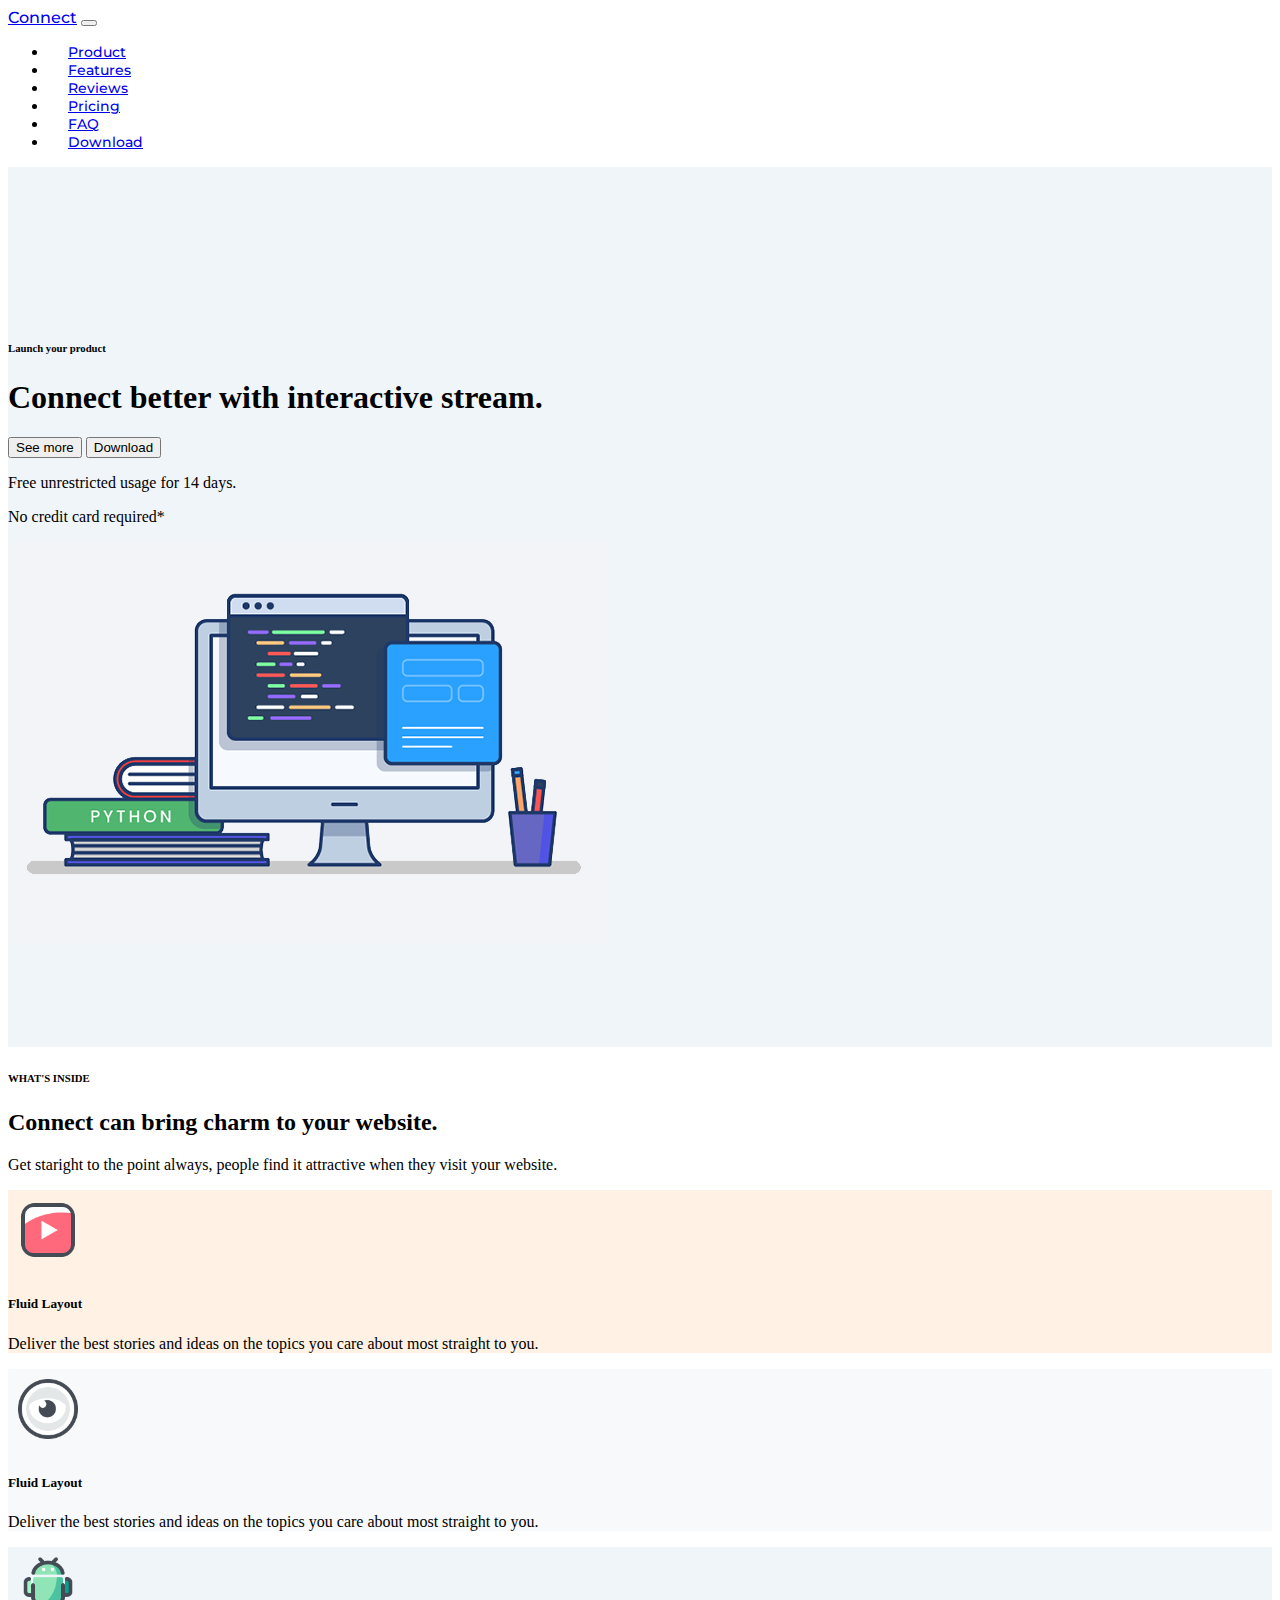
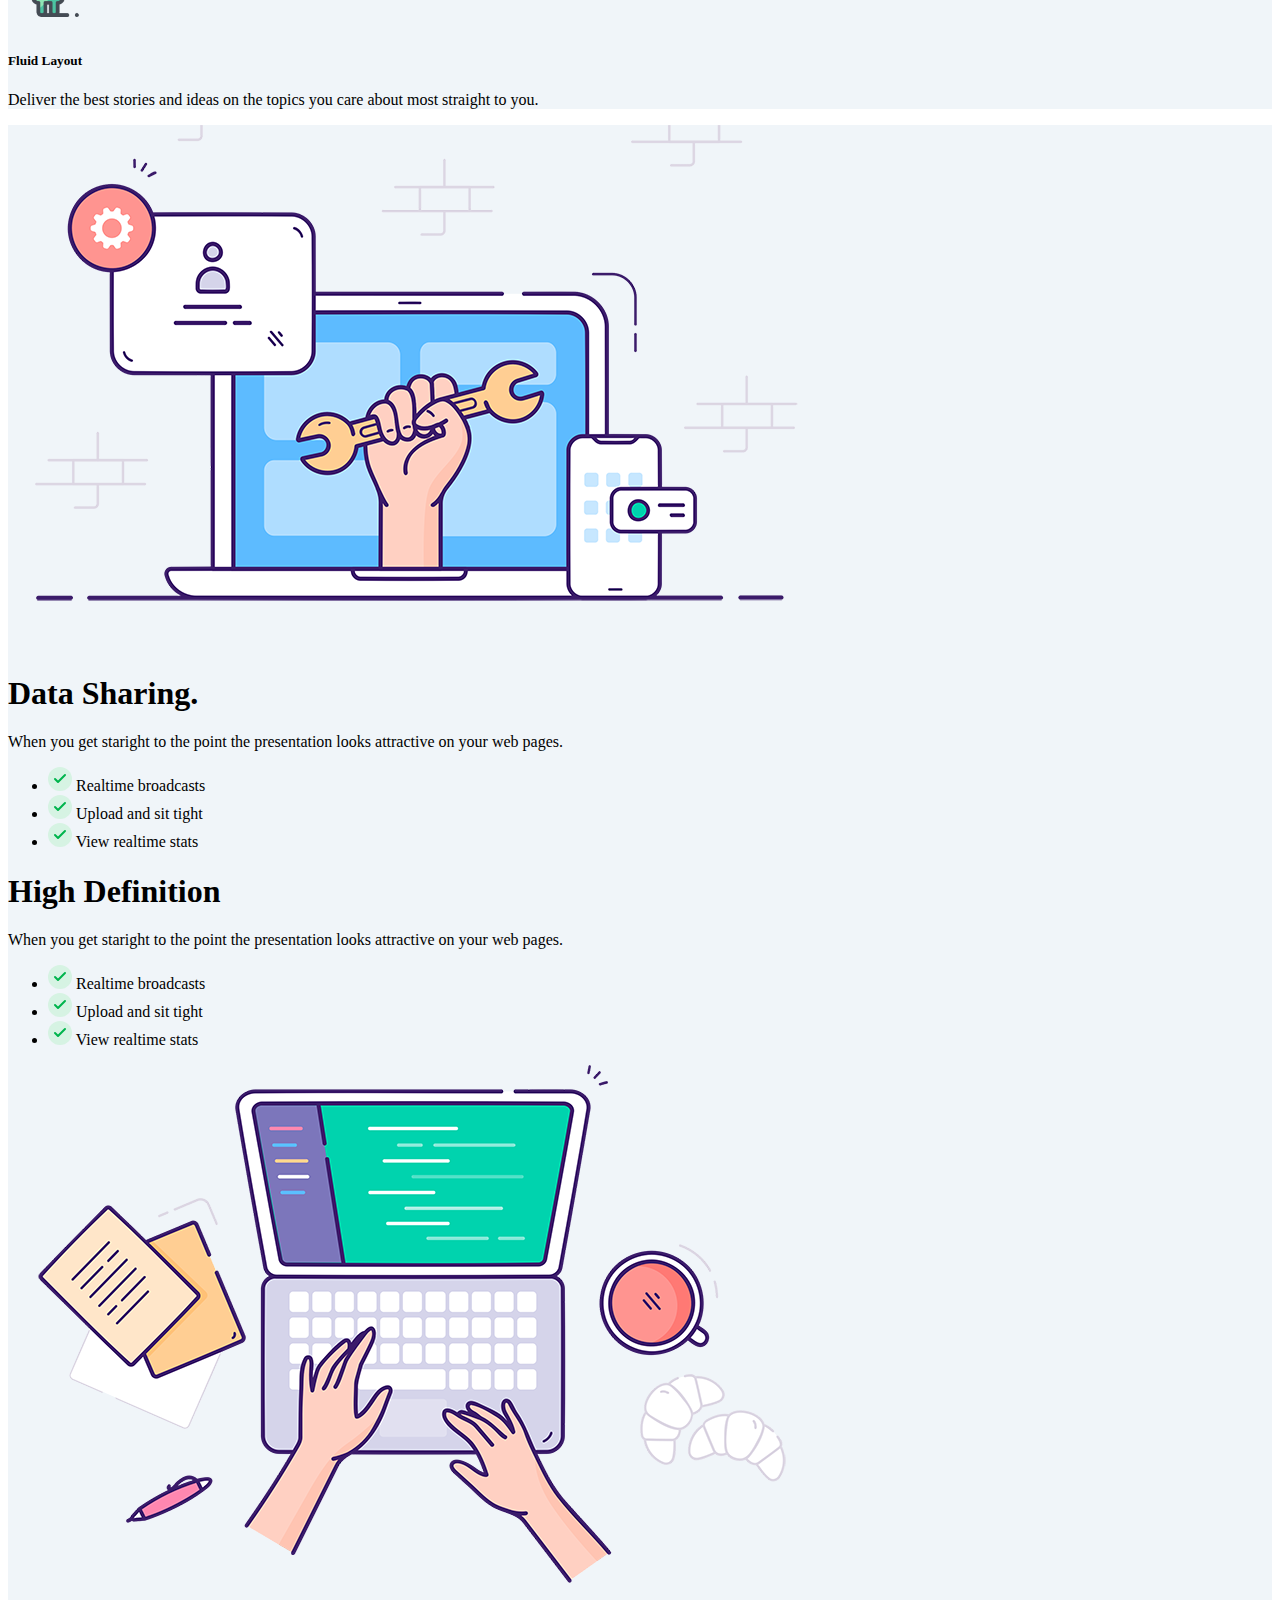
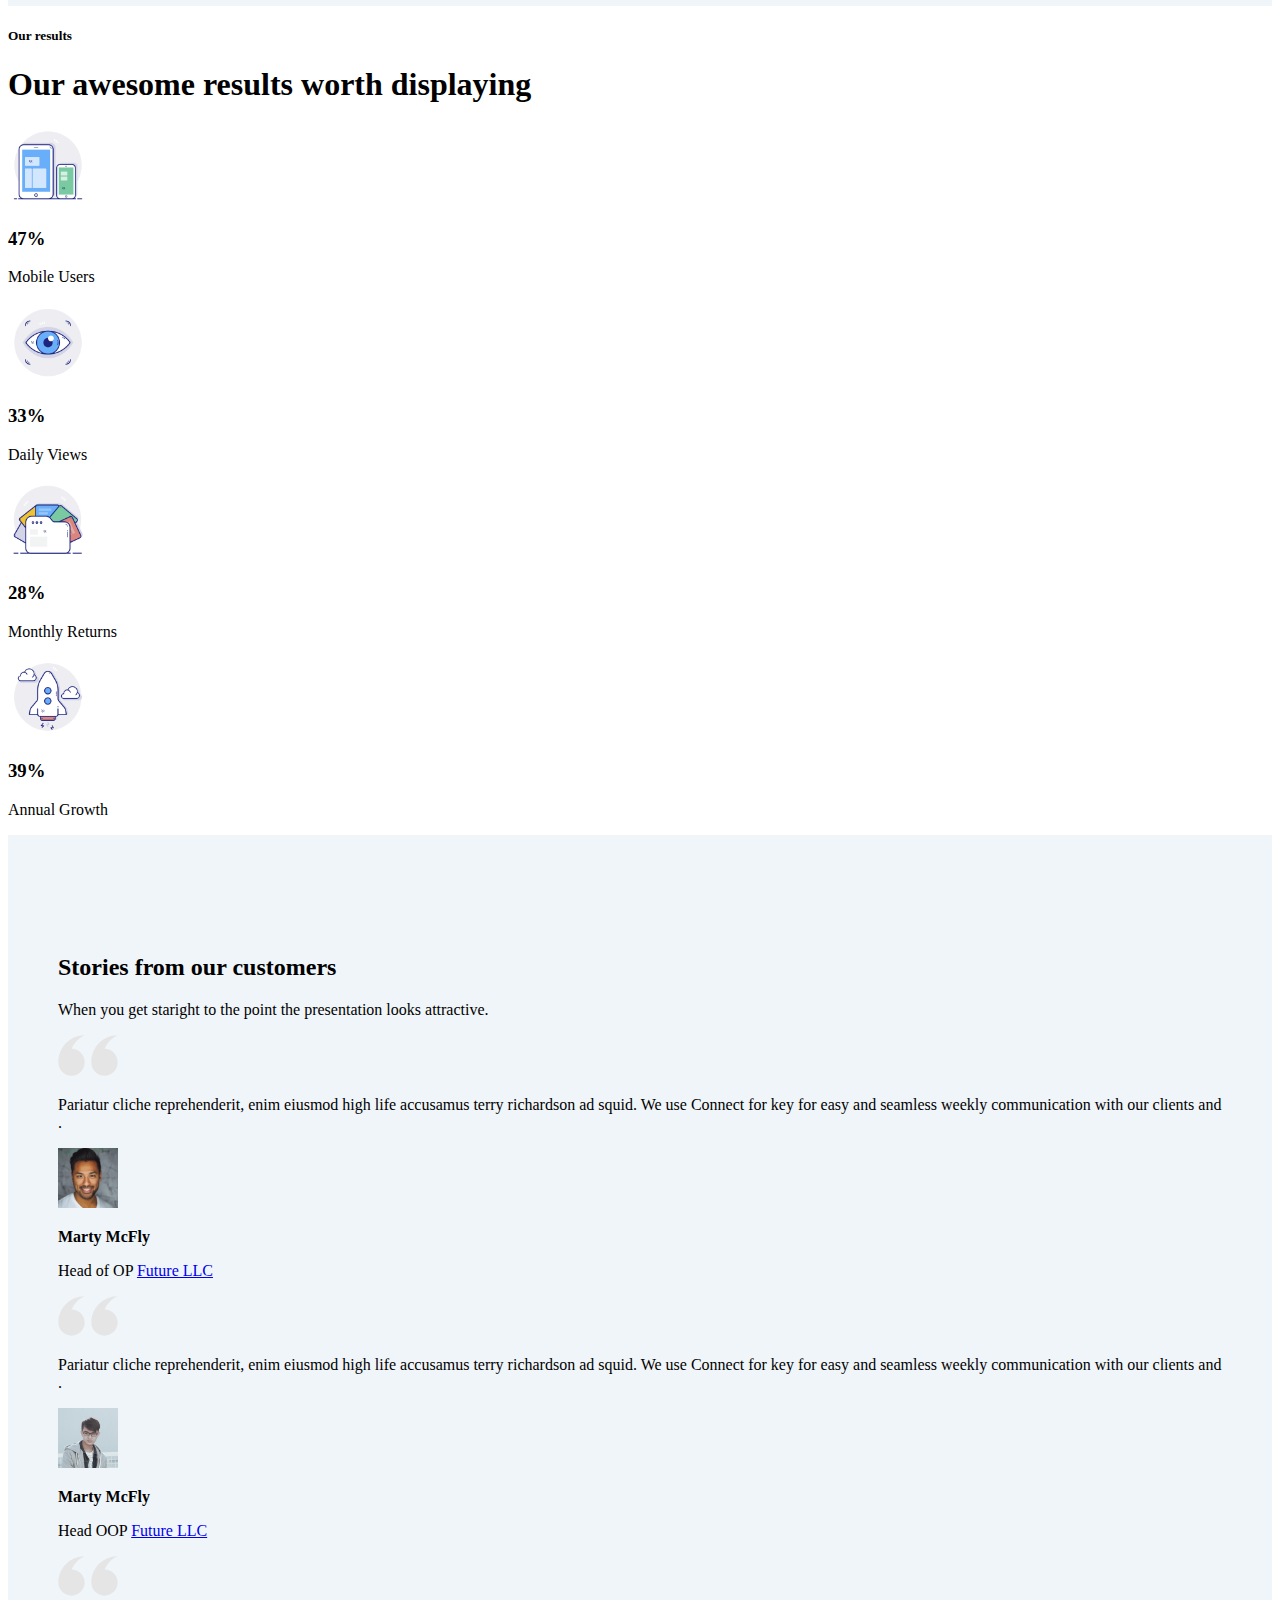
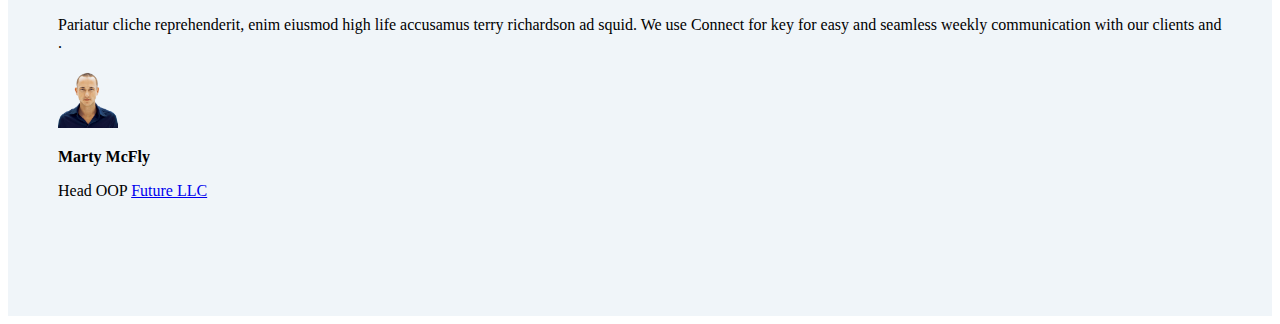
<file: bootstrapt loyiha/index.html>
<!DOCTYPE html>
<html lang="en">
<head>
    <meta charset="UTF-8">
    <meta http-equiv="X-UA-Compatible" content="IE=edge">
    <meta name="viewport" content="width=device-width, initial-scale=1.0">

    <!-- Fonts-->
    <link rel="preconnect" href="https://fonts.googleapis.com">
    <link rel="preconnect" href="https://fonts.gstatic.com" crossorigin>
    <link href="https://fonts.googleapis.com/css2?family=Montserrat:ital,wght@0,100;0,200;0,300;0,400;0,500;0,600;0,700;0,800;0,900;1,100;1,200;1,300;1,400;1,500;1,600;1,700;1,800;1,900&family=Roboto:ital,wght@0,300;0,400;0,500;0,700;0,900;1,100;1,300;1,400;1,500;1,700;1,900&display=swap" rel="stylesheet">

    <!--Botstrapt-->
    <link href="https://cdn.jsdelivr.net/npm/bootstrap@5.2.3/dist/css/bootstrap.min.css" rel="stylesheet" integrity="sha384-rbsA2VBKQhggwzxH7pPCaAqO46MgnOM80zW1RWuH61DGLwZJEdK2Kadq2F9CUG65" crossorigin="anonymous">
    
    <!--Custom CSS-->
    <link href="./CSS/custom.css" rel="stylesheet">
    <title>Botstrapt loyiha</title>
</head>
<body>

    <!-- Navigation menu-->
    <nav class="navbar navbar-expand-md navbar-light bg-white fixed-top">
        <div class="container px-5 py-2">
          <a class="navbar-brand " href="#">Connect</a>
          <button class="navbar-toggler" type="button" data-bs-toggle="collapse" data-bs-target="#navbarSupportedContent" aria-controls="navbarSupportedContent" aria-expanded="false" aria-label="Toggle navigation">
            <span class="navbar-toggler-icon"></span>
          </button>
          <div class="collapse navbar-collapse flex-grow-0" id="navbarSupportedContent">
            <ul class="navbar-nav me-auto mb-2 mb-lg-0">
              <li class="nav-item">
                <a class="nav-link active" aria-current="page" href="#">Product</a>
              </li>
              <li class="nav-item">
                <a class="nav-link" href="#">Features</a>
              </li>
              <li class="nav-item">
                <a class="nav-link" href="#">Reviews</a>
              </li>
              <li class="nav-item">
                <a class="nav-link" href="#">Pricing</a>
              </li>
              <li class="nav-item">
                <a class="nav-link" href="#">FAQ</a>
              </li>
              <li class="nav-item">
                <a class="nav-link btn btn-outline-secondary" href="#">Download</a>
              </li>
            </ul>
            
          </div>
        </div>
    </nav>
    <!-- /Navigation menu-->

    <!-- Home -->
    <section class="home">
     <div class="container">
      <div class="row flex-column-reverse flex-md-row text-center text-md-start">
       <div class="col-12 col-md-6">
        <h6 class="text-secondary mb-3">Launch your product</h6>
        <h1>Connect better with interactive stream.</h1>
        <button type="button" class="btn btn-outline-primary">See more</button>
        <button type="button" class="btn btn-success">Download</button>
        <p class="text-secondary mb-0 mt-2">Free unrestricted usage for 14 days.</p>
        <p class="text-secondary">No credit card required*</p>
       </div>
       <div class="col-12 col-md-6">
        <img src="./images/main.png" alt="Main Image" class="img-fluid">
       </div>
      </div>
     </div>
    </section>
    <!-- /Home -->

    <!-- About -->
    <section class="my-5 about">
     <div class="container">
        <div class="row">
            <div class="col-12 col-md-5">
                <h6>WHAT'S INSIDE</h6>
                <h2>Connect can bring charm to your website.</h2>
                <p>Get staright to the point always, people find it attractive when they visit your website.</p>
            </div>
        </div>
        <div class="row">
            <div class="col-10 offset-1 col-md-4 offset-md-0 mb-3 mb-md-0">
                <div class="card border-0 p-5 about__card-1">
                  <img src="./images/fluid-layout-1.png" class="card-img-top about__card-image" alt="...">
                  <div class="card-body">
                    <h5 class="card-title">Fluid Layout</h5>
                    <p class="card-text text-secondary">Deliver the best stories and ideas on the topics you care about most straight to you.</p>
                  </div>
                </div>
            </div>
            <div class="col-10 offset-1 col-md-4 offset-md-0 mb-3 mb-md-0">
                <div class="card border-0 p-5 about__card-2">
                  <img src="./images/fluid-layout-2.png" class="card-img-top about__card-image" alt="...">
                  <div class="card-body">
                    <h5 class="card-title">Fluid Layout</h5>
                    <p class="card-text text-secondary">Deliver the best stories and ideas on the topics you care about most straight to you.</p>
                  </div>
                </div>
            </div>
            <div class="col-10 offset-1 col-md-4 offset-md-0 mb-3 mb-md-0">
                <div class="card border-0 p-5 about__card-3">
                  <img src="./images/fluid-layout-3.png" class="card-img-top about__card-image" alt="...">
                  <div class="card-body">
                    <h5 class="card-title">Fluid Layout</h5>
                    <p class="card-text text-secondary">Deliver the best stories and ideas on the topics you care about most straight to you.</p>
                  </div>
                </div>
            </div>
        </div>
     </div>

    </section>
    <!-- /About -->

    <!-- Features -->
    <section class="my-5 features">
        <div class="container p-5 features__container">
            <div class="row mb-5 mb-md-0">
                <div class="col-12 col-md-5 offset-md-1">
                    <img src="./images/feature-1.png" class="img-fluid" alt="...">
                </div>
                <div class="col-12 col-md-5 d-flex flex-column justify-content-center">
                    <h1>Data Sharing.</h1>
                    <p>When you get staright to the point the presentation looks attractive on your web pages.</p>
                    <ul class="list-unstyled">
                        <li>
                            <img src="./images/tick.svg" >
                            Realtime broadcasts 
                        </li>
                        <li>
                            <img src="./images/tick.svg" >
                            Upload and sit tight 
                        </li>
                        <li>
                            <img src="./images/tick.svg" >
                            View realtime stats
                        </li>
                    </ul>
                </div>
            </div>
            <div class="row flex-column-reverse flex-md-row">
              
                <div class="col-12 col-md-5 d-flex flex-column justify-content-center">
                    <h1>High Definition</h1>
                    <p>When you get staright to the point the presentation looks attractive on your web pages.</p>
                    <ul class="list-unstyled">
                        <li>
                            <img src="./images/tick.svg" >
                            Realtime broadcasts 
                        </li>
                        <li>
                            <img src="./images/tick.svg" >
                            Upload and sit tight 
                        </li>
                        <li>
                            <img src="./images/tick.svg" >
                            View realtime stats
                        </li>
                    </ul>
                </div>
                <div class="col-12 col-md-5 offset-md-1">
                    <img src="./images/feature-2.png" class="img-fluid" alt="...">
                </div>
            </div>
        </div>
    </section> 
    <!-- /Features -->
    

    <!-- Results -->
    <section class="results">
        <div class="container-md text-center ">
            <h5>Our results</h5>
            <h1 class="mb-5">Our awesome results worth displaying</h1>
            <div class="row">
                <div class="col-6 col-sm-3 results__card ">
                    <img src="./images/results-1.png" class="img-fluid results__card-image">
                    <h3>47%</h3>
                    <p class="text-secondary">Mobile Users</p>
                </div> 
                <div class="col-6 col-sm-3 results__card ">
                    <img src="./images/results-2.png" class="img-fluid results__card-image">
                    <h3>33%</h3>
                    <p class="text-secondary">Daily Views</p>
                </div> 
                <div class="col-6 col-sm-3 results__card ">
                    <img src="./images/results-3.png" class="img-fluid results__card-image">
                    <h3>28%</h3>
                    <p class="text-secondary">Monthly Returns</p>
                </div> 
                <div class="col-6 col-sm-3 results__card ">
                    <img src="./images/results-4.png" class="img-fluid results__card-image">
                    <h3>39%</h3>
                    <p class="text-secondary">Annual Growth</p>
                </div> 
            </div>
        </div>
    </section>
    <!-- Results -->


    <!-- Reviews-->
    <section class="reviews my-5">
      <div class="container reviews__conatiner">
        <div class="row">
          <div class="col-12 col-md-4 mb-5 mb-md-0">
            <h2>Stories from our customers</h2>
            <p class="text-secondary">When you get staright to the point the presentation looks attractive.</p>
          </div>
         <div class="col-12 col-md-6 offset-md-1">
          <div id="carouselExampleSlidesOnly" class="carousel slide" data-bs-ride="carousel">
            <div class="carousel-inner">

              <!-- Carousel item-1 -->
              <div class="carousel-item active">
                <div>
                  <img src="./images/quote.svg" style="width:60px" alt="...">
                  <p>
                    Pariatur cliche reprehenderit, enim
                       eiusmod high life accusamus terry
                        richardson ad squid. We use Connect
                         for key for easy and seamless weekly
                       communication with our clients and .
                  </p>
                </div>
                <div class="d-flex align-items-center mt-4">
                  <img src="./images/review-1.png" alt="..." width="60px" class="rounded-circle">
                  <div class="ps-2">
                    <p class="mb-1">
                      <strong>Marty McFly</strong>
                    </p>
                    <p class="mb-0 text-secondary">
                      Head of OP
                      <a href="#" class="text-decoration-none"> Future LLC</a>
                    </p>

                  </div>
                </div>
              </div>
               <!-- /Carousel item-1 -->

                <!-- Carousel item-2 -->
              <div class="carousel-item">
                <div>
                  <img src="./images/quote.svg" style="width:60px"  alt="...">
                </div>
                <p>
                  Pariatur cliche reprehenderit, enim
                  eiusmod high life accusamus terry
                   richardson ad squid. We use Connect
                    for key for easy and seamless weekly
                  communication with our clients and .
                </p>
                <div class="d-flex align-items-center mt-4">
                  <img src="./images/review-2.png" style="width: 60px"  class="rounded-circle" alt="...">
                  <div class="ps-2">
                    <p class="mb-1">
                      <strong>Marty McFly</strong>
                    </p>
                    <p class="mb-0 text-secondary">
                      Head OOP
                      <a href="#" class="text-decoration-none"> Future LLC</a>
                    </p>
                  </div>
                </div>
              </div>
               <!-- /Carousel item-2 -->


              <div class="carousel-item">
                <div>
                  <img src="./images/quote.svg"  style="width:60px" alt="...">
                </div>
                <p>
                  Pariatur cliche reprehenderit, enim
                  eiusmod high life accusamus terry
                   richardson ad squid. We use Connect
                    for key for easy and seamless weekly
                  communication with our clients and .
                </p>
                <div class="d-flex align-items-center mt-4">
                  <img src="./images/review-3.png" style="width: 60px" class="rounded-circle" alt="">
                  <div class="ps-2">
                    <p class="mb-1">
                      <strong>Marty McFly</strong>
                    </p>
                    <p class="mb-0 text-secondary">
                      Head OOP
                      <a href="#" class="text-decoration-none">Future LLC</a>
                    </p>
                  </div>
                </div>
              </div>
            </div>
          </div>
         </div>
          </div>
        </div>
      </div>
    </section>
    <!-- /Reviews-->


<script src="https://cdn.jsdelivr.net/npm/bootstrap@5.2.3/dist/js/bootstrap.bundle.min.js" integrity="sha384-kenU1KFdBIe4zVF0s0G1M5b4hcpxyD9F7jL+jjXkk+Q2h455rYXK/7HAuoJl+0I4" crossorigin="anonymous"></script>   
</body>
</html>
</file>
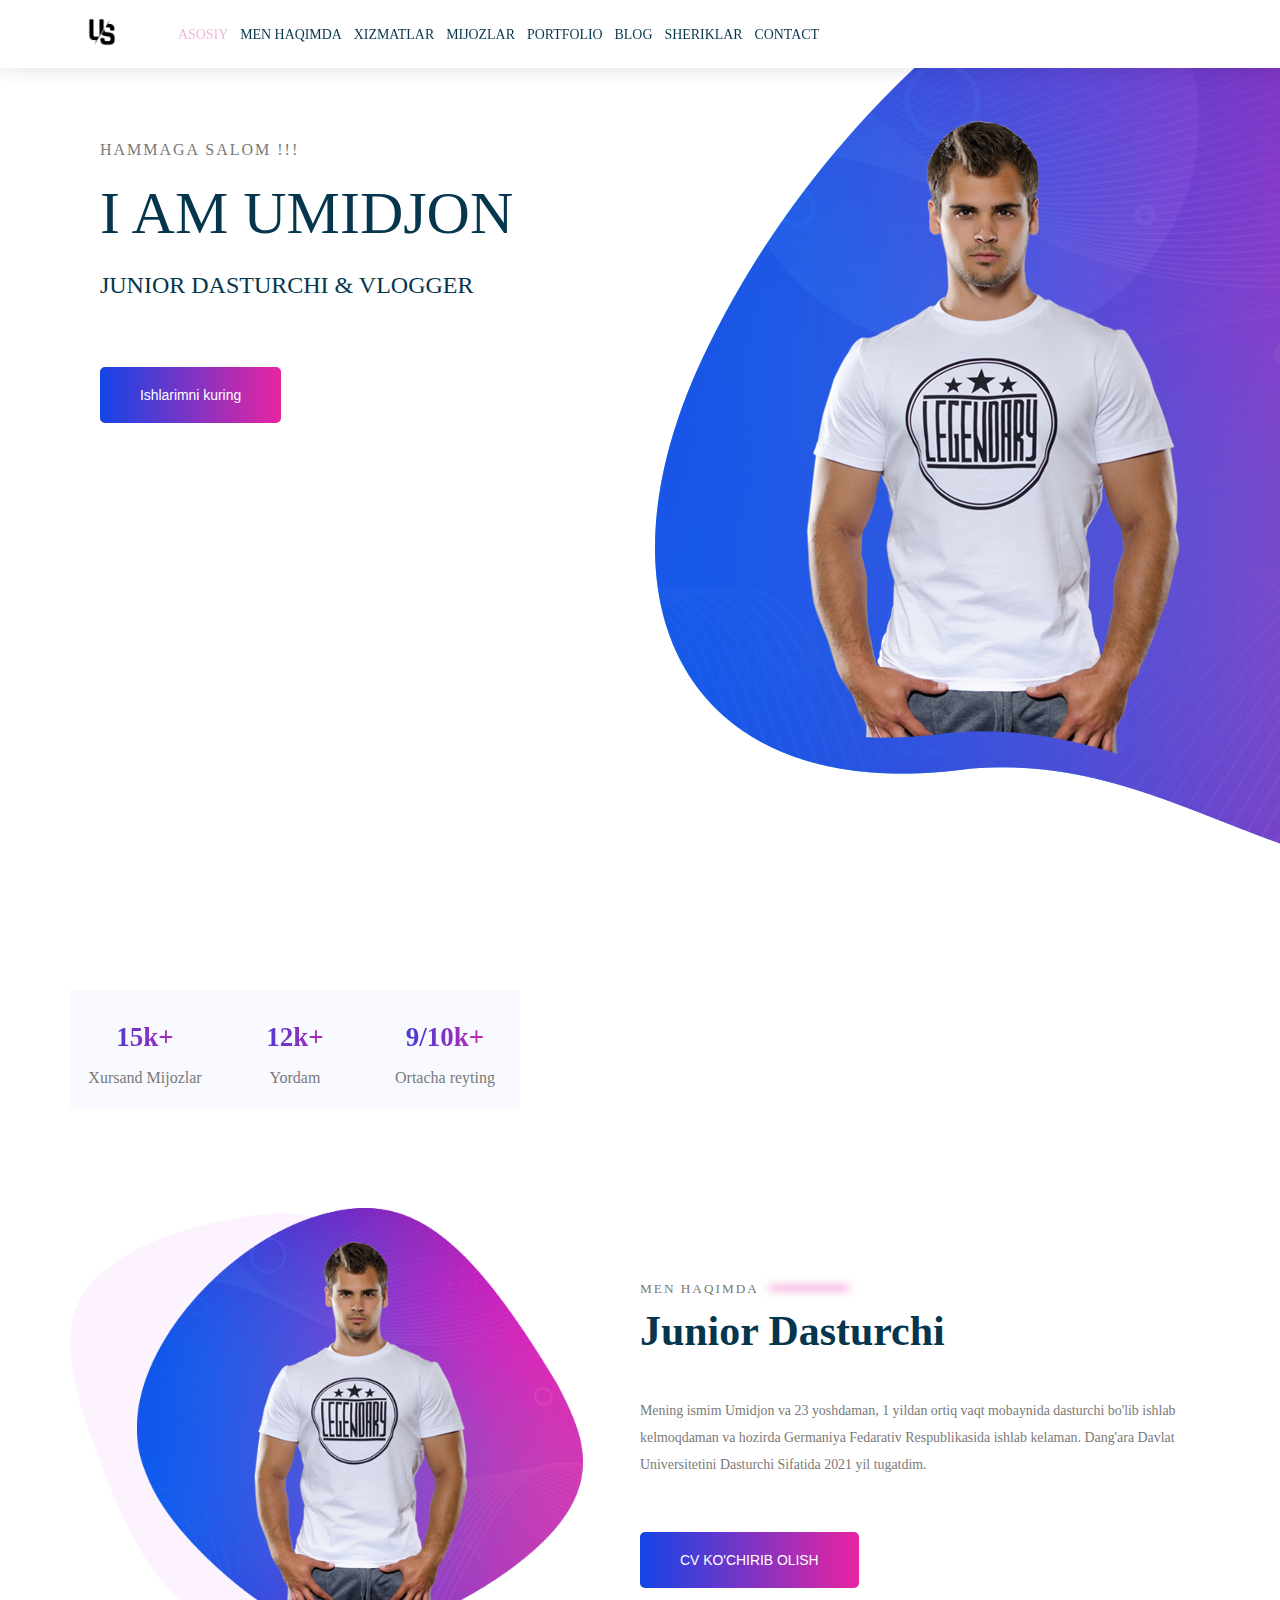
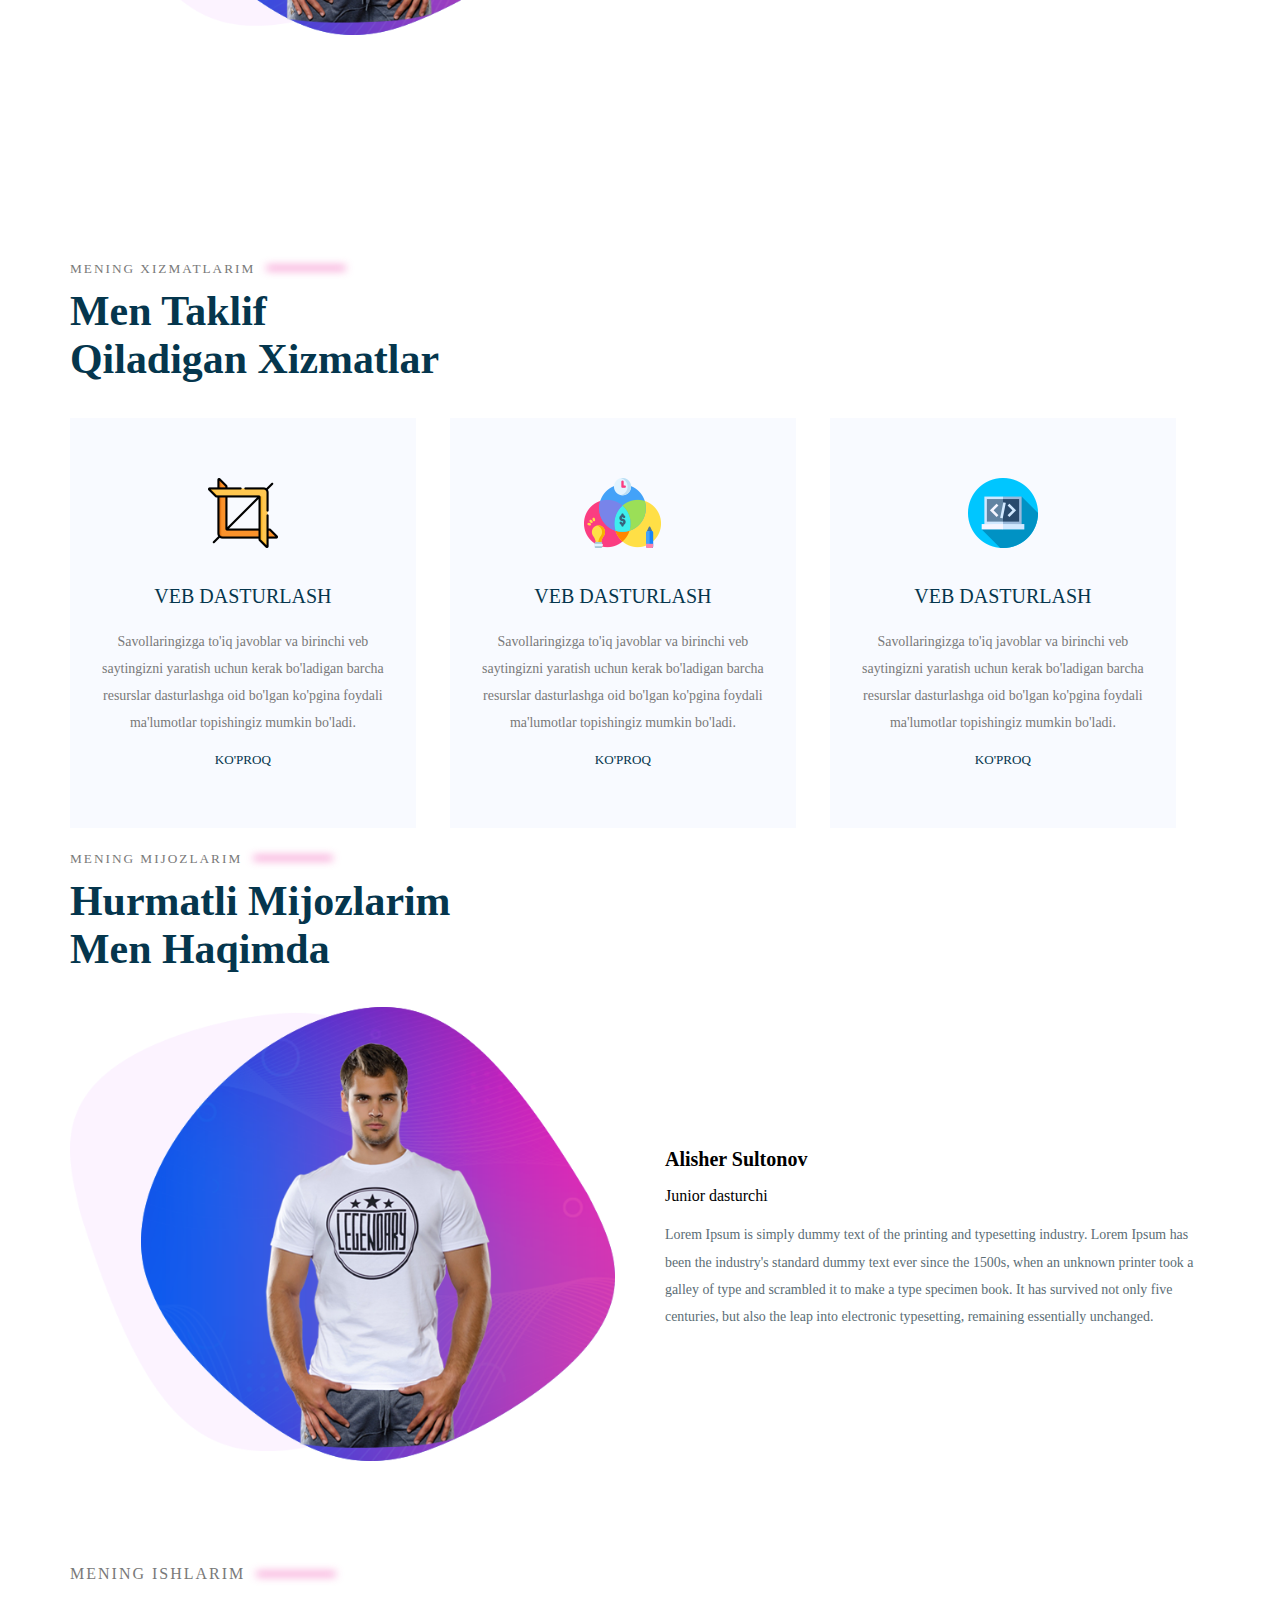
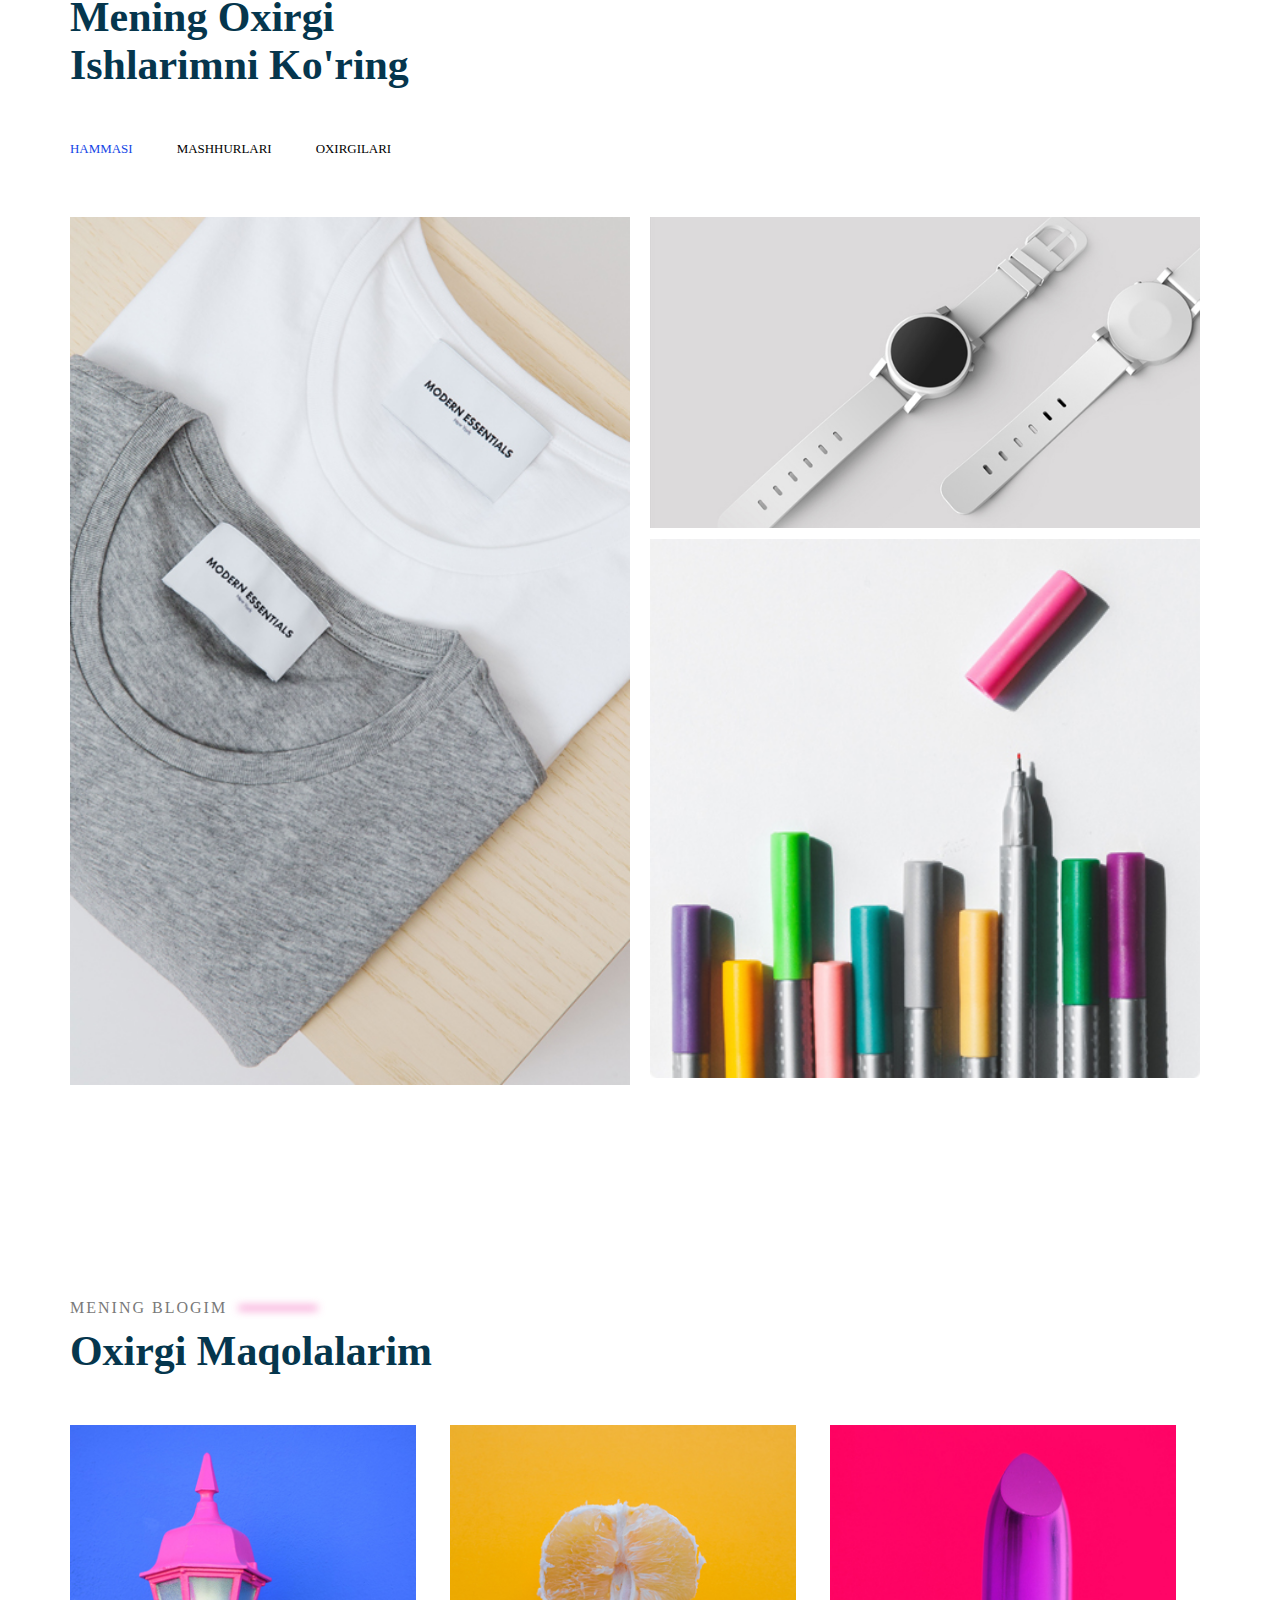
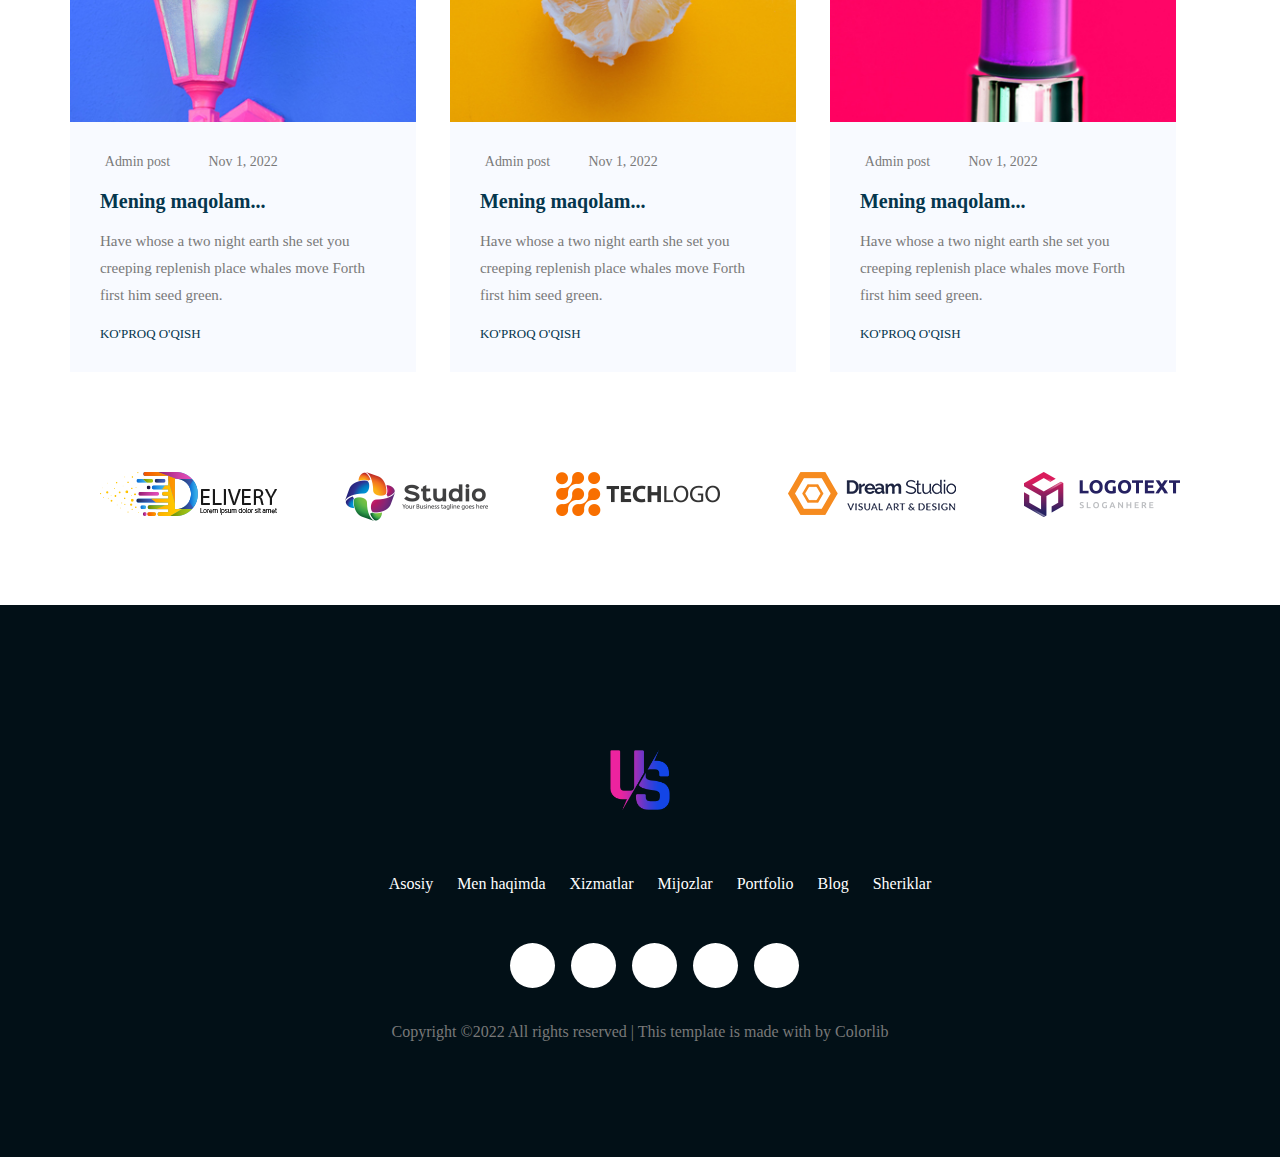
<file: Yangi sayt/index.html>
<!DOCTYPE html>
    <head>
    
    
    <title>Porfolio </title>
    <meta name="viewport" content="width=device-width, initial-scale=1.0">
    <link rel="stylesheet" href="https://cdnjs.cloudflare.com/ajax/libs/font-awesome/6.2.0/css/all.min.css" integrity="sha512-xh6O/CkQoPOWDdYTDqeRdPCVd1SpvCA9XXcUnZS2FmJNp1coAFzvtCN9BmamE+4aHK8yyUHUSCcJHgXloTyT2A==" crossorigin="anonymous" referrerpolicy="no-referrer" />
    <link rel="stylesheet" href="./css/shared.css">
    <link rel="stylesheet" href="./css/main.css">
    <link type="image/jpg" rel="icon" href="./Images/logotip.png">
   
    </head>

    
    <!--Header-->
    <header class="main-header">
    <div class="container"> 
        <div class="main-header__brand">
        <a href="index.html">
        <img src="./Images/logo.png" alt="logo">
    </a>
        </div>
        <nav class="main-navigation">
        <ul class="main-navigation__items">
            <li class="main-navigation__item active">
                <a href="./index.html">Asosiy</a>
            </li>
            <li class="main-navigation__item">
                <a href="#main-section">Men haqimda</a>
            </li>
            <li class="main-navigation__item">
                <a href="#services">Xizmatlar</a>           
            </li>
            <li class="main-navigation__item">
                <a href="#clients">Mijozlar</a>
            </li>
            <li class="main-navigation__item">
                <a href="#portfolio">Portfolio</a>
            </li>
            <li class="main-navigation__item">
                <a href="#blog">Blog</a>
            </li>
            <li class="main-navigation__item">
                <a href="#partners">Sheriklar</a>
            </li>
            <li class="main-navigation__item">
                <a href="./contact.html">Contact</a>
            </li>
        </ul>

        </nav>
    </div>
    </header>
    <!--/Header-->


    <!--main section-->
    <div class="main-banner">
     <div class="container">
        <section id="main-section" class="main-section">
            <div class="main-section__info">
            <h4 class="main-section__welcome to-uppercase">Hammaga Salom !!!</h4>
            <h1 class="main-section__introduction to-uppercase">I am Umidjon </h1>
            <h3 class="main-section__position to-uppercase">Junior dasturchi & Vlogger</h3>
            <div class="main-section__social-networks">
                <a href="#">
                    <i class="fa-brands fa-telegram"></i>
                </a>
                <a href="#">
                    <i class="fa-brands fa-instagram"></i>
                </a>
                <a href="#">
                    <i class="fa-brands fa-facebook"></i>
                </a>
                <a href="#">
                    <i class="fa-brands fa-twitter"></i>
                </a>
                <a href="#">
                    <i class="fa-brands fa-youtube"></i>
                </a>
            </div>
            <button type="button" class="main-section__action button">Ishlarimni kuring</button>
            </div>
            <div class="main-section__image">
                <img src="./Images/me.png" alt="My image">
            </div>
         </section>
         <div class="clearfix"></div>
     </div>
    </div>
    <!--/main section-->

    <!-- Statistics-->
    <div class="container">
        <section id="statistics" class="statistics">
            <div class="statistics__item">
                <h3 class="statistics__number">
                    15k+
                </h3>
                <p class="statistics__tittle">
                   Xursand Mijozlar 
                </p>
            </div>
            <div class="statistics__item">
                <h3 class="statistics__number">
                    12k+
                </h3>
                <p class="statistics__tittle">
                   Yordam 
                </p>
            </div>
            <div class="statistics__item">
                <h3 class="statistics__number">
                    9/10k+
                </h3>
                <p class="statistics__tittle">
                   Ortacha reyting
                </p>
            </div>
        </section>
    </div>

    <!-- /Statistics-->

    <!--about me section-->
    <div class="container">
    <section id="about-me" class="about-me"> 
        <div class="about-me__image">
            <img src="./Images/about-me.png" alt="About me image">
        </div>
        <div class="about-me__info">
            <h5 class="section-subtitle">
                Men Haqimda
                <span class="blur-line"></span>
            </h5>
            <h3 class="section-title">
                Junior dasturchi 
            </h3>
            <p class="about-me__description">
                Mening ismim Umidjon va 23 yoshdaman, 1 yildan ortiq vaqt mobaynida dasturchi bo'lib ishlab kelmoqdaman va hozirda Germaniya Fedarativ Respublikasida ishlab kelaman. Dang'ara Davlat Universitetini Dasturchi Sifatida 2021 yil tugatdim.
            </p>
           <button type="button" class="button to-uppercase about-me__action">
            CV ko'chirib olish
           </button> 
        </div>
    </section>
    <div class="clearfix"></div>
    </div>
    <!--/about me section-->

    <!--servises section-->
    <div class="container"> 
    <section id="services" class="services">
    <h5 class="section-subtitle">
        Mening Xizmatlarim
        <span class="blur-line"></span>
    </h5>
    <h2 class="section-title">
        Men taklif <br>
        qiladigan xizmatlar 
    </h2>
    <div class="services__cards">
        <div class="service-card">
            <img class="service-card__icon" src="./Images/service-1.png" alt="Service-1">
            <h5 class="service-card__title">Veb dasturlash</h5>
            <p class="service-card__description">
                Savollaringizga to'iq javoblar va birinchi veb saytingizni yaratish uchun kerak bo'ladigan barcha resurslar dasturlashga oid bo'lgan ko'pgina foydali ma'lumotlar topishingiz mumkin bo'ladi.
            </p>
            <a href="#" class="service-card__link">
                Ko'proq
            </a>
        </div>
        <div class="service-card">
            <img class="service-card__icon" src="./Images/service-2.png" alt="Service-1">
            <h5 class="service-card__title">Veb dasturlash</h5>
            <p class="service-card__description">
                Savollaringizga to'iq javoblar va birinchi veb saytingizni yaratish uchun kerak bo'ladigan barcha resurslar dasturlashga oid bo'lgan ko'pgina foydali ma'lumotlar topishingiz mumkin bo'ladi.
            </p>
            <a href="#" class="service-card__link">
                Ko'proq
            </a>
        </div>
        <div class="service-card">
            <img class="service-card__icon" src="./Images/service-3.png" alt="Service-1">
            <h5 class="service-card__title">Veb dasturlash</h5>
            <p class="service-card__description">
                Savollaringizga to'iq javoblar va birinchi veb saytingizni yaratish uchun kerak bo'ladigan barcha resurslar dasturlashga oid bo'lgan ko'pgina foydali ma'lumotlar topishingiz mumkin bo'ladi.
            </p>
            <a href="#" class="service-card__link">
                Ko'proq
            </a>
        </div>
    </div>
</section>
    </div>
    <!--/servises section-->

    <!--Clients section-->
    <div class="container">
        <section id="clients" class="clients">
            <h5 class="section-subtitle">
                Mening mijozlarim
                <span class="blur-line"></span>
            </h5>
            <h2 class="section-title">
                Hurmatli mijozlarim <br>
                men haqimda
            </h2>
            <div class="client-items">
                <div class="client-item">
                    <div class="client-item__image">
                        <img src="./Images/about-me.png" alt="Client Image">
                    </div>
                    <div class="client-item__info">
                        <h3 class="client-item__name">
                          Alisher Sultonov  
                        </h3>
                        <p class="client-item__position">
                            Junior dasturchi
                        </p>
                        <p class="client-item__review">
                            Lorem Ipsum is simply dummy text of the printing and typesetting industry. Lorem Ipsum has been the industry's standard dummy text ever since the 1500s, when an unknown printer took a galley of type and scrambled it to make a type specimen book. It has survived not only five centuries, but also the leap into electronic typesetting, remaining essentially unchanged.
                        </p>
                        <div class="client-item__rate">
                            <i class="fas fa-star"></i>
                            <i class="fas fa-star"></i>
                            <i class="fas fa-star"></i>
                            <i class="fas fa-star"></i>
                            <i class="fas fa-star disabled"></i>
                        </div>
                    </div>
                    
                </div>
            </div>
        </section>
        <div class="clearfix"></div>
    </div>
    <!--/Clients section-->

     <!--Portfolio section-->
     <div class="container">
        <section id="portfolio" class="portfolio">
            <div class="section-subtitle">
                Mening Ishlarim
                <span class="blur-line"></span>
            </div>
            <div class="section-title">
                Mening oxirgi <br>
                ishlarimni ko'ring
            </div>
            <ul class="portfolio-filters">
                <li class="active">
                    Hammasi
                </li>
                <li>
                    Mashhurlari
                </li>
                <li>
                    Oxirgilari
                </li>
            </ul>
            <div class="portfolio-items">
              <div class="portfolio-item  portfolio-item-1">
                    <img src="./Images/portfolio-1.jpg" alt="Portfolio image 1" class="portfolio-item__image">
                <div class="portfolio-item__overlay"></div>
                <div class="portfolio-item__info">
                    <h4>
                        <a href="#">Portfolio item 1</a>
                    </h4>
                    <p>
                        Qilgan ishlarim haqida
                    </p>
                </div>
            </div>
            <div class="portfolio-item  porfolio-item-2">
                <img src="./Images/portfolio-2.jpg" alt="Portfolio image 2" class="portfolio-item__image">
            <div class="portfolio-item__overlay"></div>
            <div class="portfolio-item__info">
                <h4>
                    <a href="#">Portfolio item 2</a>
                </h4>
                <p>
                    Qilgan ishlarim haqida
                </p>
            </div>
        </div>
        <div class="portfolio-item  porfolio-item-3 ">
            <img src="./Images/portfolio-3.jpg" alt="Portfolio image 3" class="portfolio-item__image">
        <div class="portfolio-item__overlay"></div>
        <div class="portfolio-item__info">
            <h4>
                <a href="#">Portfolio item 3</a>
            </h4>
            <p>
                Qilgan ishlarim haqida
            </p>
        </div>
    </div>
            </div>
        </section>
     </div>
    <!--/Portfolio section-->

    <!-- Blog section-->
    <div class="container">
        <section id="blog" class="blog">
            <div class="section-subtitle">
                 Mening blogim
                <span class="blur-line"></span>
            </div>
             <div class="section-title">
                  Oxirgi Maqolalarim
             </div>
         <div class="blog-items">
         <div class="blog-item">
                <div class="blog-item__image">
                   <img src="./Images/blog-1.jpg" alt="Blog 1 image">
                 </div>
             <div class="blog-item__info">
                <div class="blog-item__main-info">
                    <span class="blog-item__author">
                        <i class="fa fa-user"></i>
                        Admin post
                    </span>
                    <span class="blog-item__date">
                        <i class="fa fa-calendar"></i>
                        Nov 1, 2022
                    </span>
                    <h5 class="blog-item__title">
                        Mening maqolam...
                    </h5>
                    <p class="blog-item__description">
                        Have whose a two night earth she set you creeping replenish place whales move Forth first him seed green. 
                    </p>
                    <a class="blog-item__learn-more">
                        Ko'proq o'qish
                    </a>
                </div>
            </div>
        </div>
        <div class="blog-item">
            <div class="blog-item__image">
               <img src="./Images/blog-2.jpg" alt="Blog 1 image">
             </div>
         <div class="blog-item__info">
            <div class="blog-item__main-info">
                <span class="blog-item__author">
                    <i class="fa fa-user"></i>
                    Admin post
                </span>
                <span class="blog-item__date">
                    <i class="fa fa-calendar"></i>
                    Nov 1, 2022
                </span>
                <h5 class="blog-item__title">
                    Mening maqolam...
                </h5>
                <p class="blog-item__description">
                    Have whose a two night earth she set you creeping replenish place whales move Forth first him seed green. 
                </p>
                <a class="blog-item__learn-more">
                    Ko'proq o'qish
                </a>
            </div>
        </div>
        </div>
        <div class="blog-item">
            <div class="blog-item__image">
               <img src="./Images/blog-3.jpg" alt="Blog 1 image">
             </div>
         <div class="blog-item__info">
            <div class="blog-item__main-info">
                <span class="blog-item__author">
                    <i class="fa fa-user"></i>
                    Admin post
                </span>
                <span class="blog-item__date">
                    <i class="fa fa-calendar"></i>
                    Nov 1, 2022
                </span>
                <h5 class="blog-item__title">
                    Mening maqolam...
                </h5>
                <p class="blog-item__description">
                    Have whose a two night earth she set you creeping replenish place whales move Forth first him seed green. 
                </p>
                <a class="blog-item__learn-more">
                    Ko'proq o'qish
                </a>
            </div>
        </div>
        </div>
        </div>
        </section>
    </div>
    <!--/Blog section-->

     <!--Partners section-->
     <div class="container">
        <section id="partners" class="partners">
          <div class="partner">
            <img src="./Images/partner-1.png" alt="Partners Image">
          </div>
          <div class="partner">
            <img src="./Images/partner-2.png" alt="Partners Image">
          </div>
          <div class="partner">
            <img src="./Images/partner-3.png" alt="Partners Image">
          </div>
          <div class="partner">
            <img src="./Images/partner-4.png" alt="Partners Image">
          </div>
          <div class="partner">
            <img src="./Images/partner-5.png" alt="Partners Image">
          </div>
        </section>
     </div>
    <!--/Partners section-->

    
    
    <!--Footer section-->
     <footer class="footer">
       <div class="container">
        <div class="footer__brand">
            <img src="./Images/Без имени-1.png" alt="logo">
        </div>
        <nav class="footer__navigation" >
            <ul class="footer__navigation-items">
                <li class="footer__navigation-item">
                    <a href="#">Asosiy</a>
                </li>
                <li class="footer__navigation-item">
                    <a href="#">Men haqimda</a>
                </li>
                <li class="footer__navigation-item">
                    <a href="#">Xizmatlar</a>
                </li>
                <li class="footer__navigation-item">
                    <a href="#">Mijozlar</a>
                </li>
                <li class="footer__navigation-item">
                    <a href="#">Portfolio</a>
                </li>
                <li class="footer__navigation-item">
                    <a href="#">Blog</a>
                </li>
                <li class="footer__navigation-item">
                    <a href="#">Sheriklar</a>
                </li>
            </ul>

        </nav>
        <ul class="footer__socials">
           <li class="footer__social" >
                <a href="#">
                    <i class="fab fa-instagram"></i>
                </a>
           </li> 
           <li  class="footer__social">
                <a href="#">
                     <i class="fab fa-facebook"></i>
                 </a>
            </li> 
            <li class="footer__social">
                <a href="#">
                    <i class="fab fa-twitter"></i>
                </a>
            </li>
            <li class="footer__social">
                <a href="#">
                    <i class="fab fa-youtube"></i>
                </a>
           </li> 
            <li class="footer__social">
                <a href="#">
                    <i class="fab fa-telegram"></i>
                </a>
           </li> 
        </ul>
        <p class="footer__text">
            Copyright ©2022 All rights reserved | This template is made with by Colorlib
        </p>
       </div>
        
     </footer>
    <!--/Footer section-->






</body>
</html>
</file>
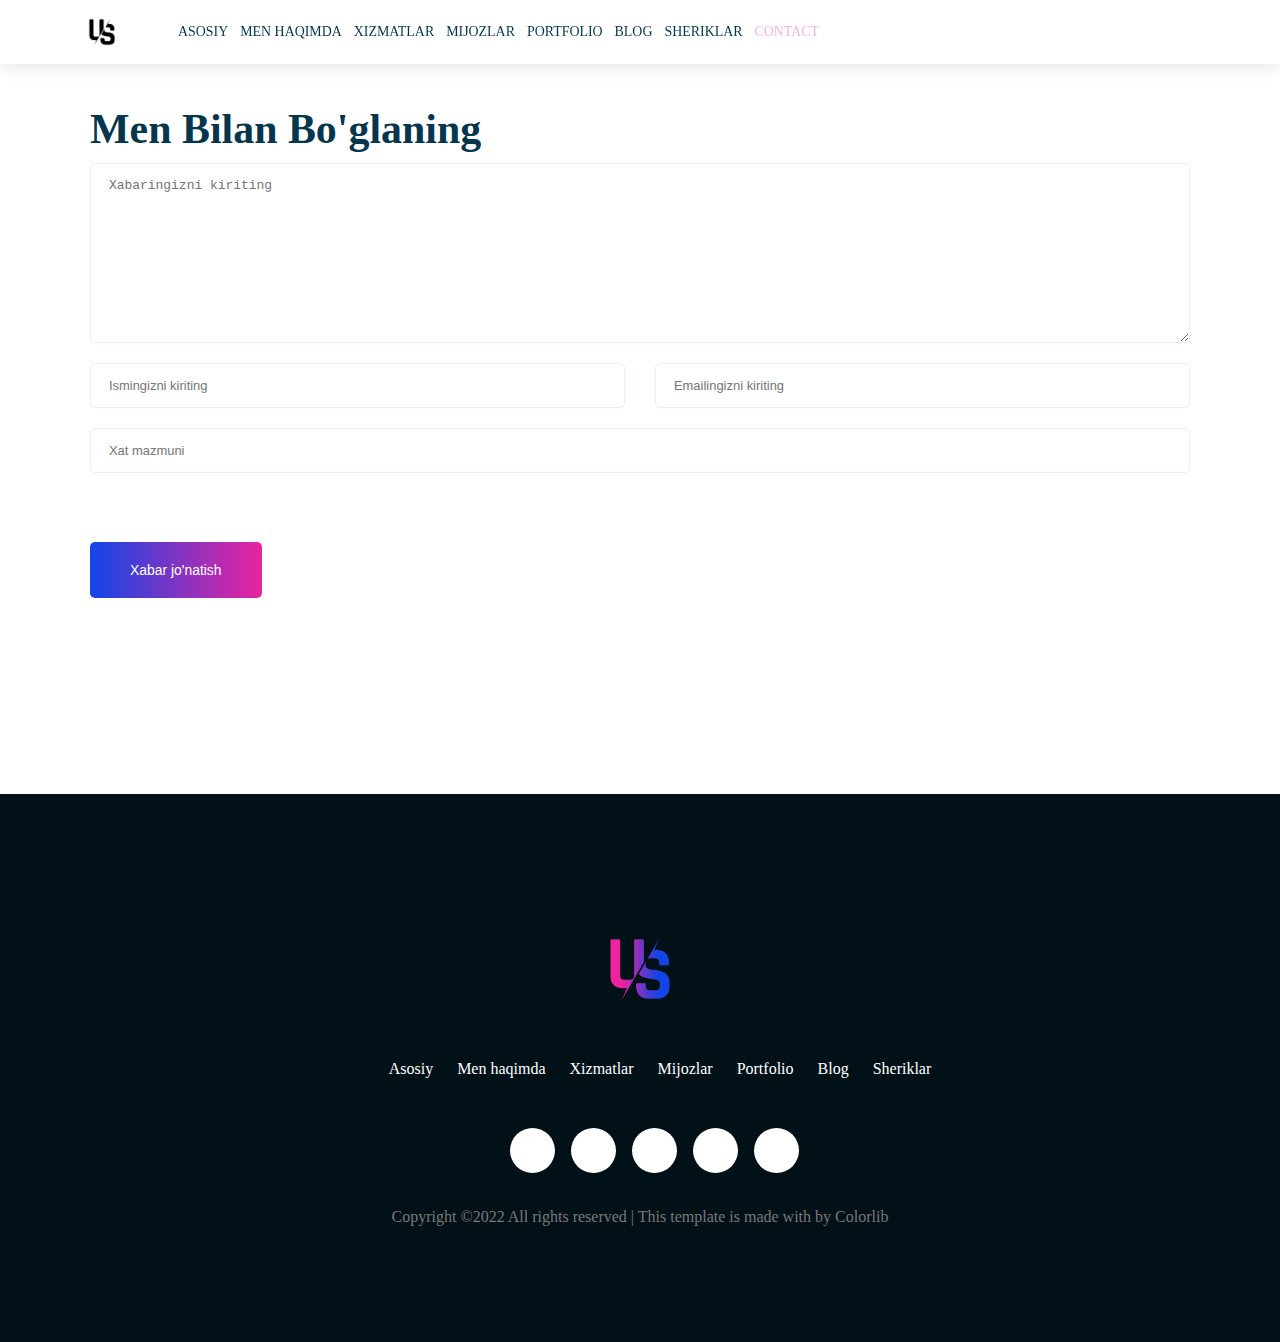
<file: Yangi sayt/contact.html>
<html lang="en">
<head>
    
    
    <title>Porfolio </title>
    <link rel="stylesheet" href="./css/contact.css">
    <link rel="stylesheet" href="./css/shared.css">
    <link rel="stylesheet" href="https://cdnjs.cloudflare.com/ajax/libs/font-awesome/6.2.0/css/all.min.css" integrity="sha512-xh6O/CkQoPOWDdYTDqeRdPCVd1SpvCA9XXcUnZS2FmJNp1coAFzvtCN9BmamE+4aHK8yyUHUSCcJHgXloTyT2A==" crossorigin="anonymous" referrerpolicy="no-referrer" />
    <meta name="viewport" content="width=device-width, initial-scale=1.0">
    <link type="image/jpg" rel="icon" href="./Images/logotip.png">
</head>
<body>
    
    <!--Header-->
    <header class="main-header">
    <div class="container"> 
        <div class="main-header__brand">
        <a href="./index.html">
        <img src="./Images/logo.png" alt="logo">
    </a>
        </div>
        <nav class="main-navigation">
        <ul class="main-navigation__items">
            <li class="main-navigation__item ">
                <a href="./index.html">Asosiy</a>
            </li>
            <li class="main-navigation__item">
                <a href="#">Men haqimda</a>
            </li>
            <li class="main-navigation__item">
                <a href="#">Xizmatlar</a>           
            </li>
            <li class="main-navigation__item">
                <a href="#">Mijozlar</a>
            </li>
            <li class="main-navigation__item">
                <a href="#">Portfolio</a>
            </li>
            <li class="main-navigation__item">
                <a href="#">Blog</a>
            </li>
            <li class="main-navigation__item">
                <a href="#">Sheriklar</a>
            </li>
            <li class="main-navigation__item active">
                <a href="./contact.html">Contact</a>
            </li>
        </ul>

        </nav>
    </div>
    </header>
    <!--/Header-->

    <div class="container">
        <section class="contact">
            <div class="section-title">
                Men bilan bo'glaning
            </div>
            <form action="/sever.php" method="get">
                <textarea name="message"   rows="10" placeholder="Xabaringizni kiriting"></textarea>
                <div class="half-flex">
                    <div class=" contact__firstname">
                        <input type="text" placeholder="Ismingizni kiriting" name="firsname">
                    </div>
                    <div class=" contact__email">
                        <input type="email" placeholder="Emailingizni kiriting" name="email">
                    </div>
                </div>
                <input class="input-3" type="text" placeholder="Xat mazmuni" name="subjeckt">
                <button class="button contact__send" type="submit">Xabar jo'natish</button>
            </form>
        </section>
    </div>
    
   <!--Footer section-->
   <footer class="footer">
    <div class="container">
     <div class="footer__brand">
         <img src="./Images/Без имени-1.png" alt="logo">
     </div>
     <nav class="footer__navigation" >
         <ul class="footer__navigation-items">
             <li class="footer__navigation-item">
                 <a href="#">Asosiy</a>
             </li>
             <li class="footer__navigation-item">
                 <a href="#">Men haqimda</a>
             </li>
             <li class="footer__navigation-item">
                 <a href="#">Xizmatlar</a>
             </li>
             <li class="footer__navigation-item">
                 <a href="#">Mijozlar</a>
             </li>
             <li class="footer__navigation-item">
                 <a href="#">Portfolio</a>
             </li>
             <li class="footer__navigation-item">
                 <a href="#">Blog</a>
             </li>
             <li class="footer__navigation-item">
                 <a href="#">Sheriklar</a>
             </li>
         </ul>

     </nav>
     <ul class="footer__socials">
        <li class="footer__social" >
             <a href="#">
                 <i class="fab fa-instagram"></i>
             </a>
        </li> 
        <li  class="footer__social">
             <a href="#">
                  <i class="fab fa-facebook"></i>
              </a>
         </li> 
         <li class="footer__social">
             <a href="#">
                 <i class="fab fa-twitter"></i>
             </a>
         </li>
         <li class="footer__social">
             <a href="#">
                 <i class="fab fa-youtube"></i>
             </a>
        </li> 
         <li class="footer__social">
             <a href="#">
                 <i class="fab fa-telegram"></i>
             </a>
        </li> 
     </ul>
     <p class="footer__text">
         Copyright ©2022 All rights reserved | This template is made with by Colorlib
     </p>
    </div>
     
  </footer>
 <!--/Footer section-->
</body>
</html>
</file>
<file: bootstrapt loyiha/CSS/custom.css>
@media (min-width: 1400px) {
    .container {
        max-width: 1140px;
    
    }
}


.navbar-brand {
    font-family: 'Montserrat';
    font-weight: 500;
}


.navbar-light .navbar-nav .nav-link.active,
.navbar-light .navbar-nav  .nav-link,
.navbar-light .navbar-nav .nav-link {
    font-family: 'Montserrat';
    font-weight: 500;
    font-size: 14px;
    padding: 10px 20px;
} 


/* Home */

.home {
    background-color: #f0f5f9;
    padding: 150px 0 100px 0;
}


/* About */

.about__card-1{
    background-color: #fff2e5 ;
}

.about__card-2{
    background-color: #f8f9fa ;
}

.about__card-3 {
    background-color: #f0f5f9 ;
}

.about__card-image{
    width: 80px;
}


/* Features */

.features__container {
    background-color: #f0f5f9;
}

/* Results */

.results__card-image {
    width: 80px;
}

/* Reviews */

.reviews__conatiner {
    padding: 100px 50px ;
    background-color: #f0f5f9;
}
</file>
<file: Yangi sayt/css/shared.css>
@font-face {
    font-family: 'Roboto';
    src: url('../fonts/Roboto/Roboto-Bold.eot');
    src: url('../fonts/Roboto/Roboto-Bold.eot?#iefix') format('embedded-opentype'),
        url('../fonts/Roboto/Roboto-Bold.woff2') format('woff2'),
        url('../fonts/Roboto/Roboto-Bold.woff') format('woff'),
        url('../fonts/Roboto/Roboto-Bold.ttf') format('truetype');
    font-weight: bold;
    font-style: normal;
    font-display: swap;
}

@font-face {
    font-family: 'Roboto';
    src: url('../fonts/Roboto/Roboto-BoldItalic.eot');
    src: url('../fonts/Roboto/Roboto-BoldItalic.eot?#iefix') format('embedded-opentype'),
        url('../fonts/Roboto/Roboto-BoldItalic.woff2') format('woff2'),
        url('../fonts/Roboto/Roboto-BoldItalic.woff') format('woff'),
        url('../fonts/Roboto/Roboto-BoldItalic.ttf') format('truetype');
    font-weight: bold;
    font-style: italic;
    font-display: swap;
}

@font-face {
    font-family: 'Roboto';
    src: url('../fonts/Roboto/Roboto-BlackItalic.eot');
    src: url('../fonts/Roboto/Roboto-BlackItalic.eot?#iefix') format('embedded-opentype'),
        url('../fonts/Roboto/Roboto-BlackItalic.woff2') format('woff2'),
        url('../fonts/Roboto/Roboto-BlackItalic.woff') format('woff'),
        url('../fonts/Roboto/Roboto-BlackItalic.ttf') format('truetype');
    font-weight: 900;
    font-style: italic;
    font-display: swap;
}

@font-face {
    font-family: 'Roboto';
    src: url('../fonts/Roboto/Roboto-Italic.eot');
    src: url('../fonts/Roboto/Roboto-Italic.eot?#iefix') format('embedded-opentype'),
        url('../fonts/Roboto/Roboto-Italic.woff2') format('woff2'),
        url('../fonts/Roboto/Roboto-Italic.woff') format('woff'),
        url('../fonts/Roboto/Roboto-Italic.ttf') format('truetype');
    font-weight: normal;
    font-style: italic;
    font-display: swap;
}

@font-face {
    font-family: 'Roboto';
    src: url('../fonts/Roboto/Roboto-Light.eot');
    src: url('../fonts/Roboto/Roboto-Light.eot?#iefix') format('embedded-opentype'),
        url('../fonts/Roboto/Roboto-Light.woff2') format('woff2'),
        url('../fonts/Roboto/Roboto-Light.woff') format('woff'),
        url('../fonts/Roboto/Roboto-Light.ttf') format('truetype');
    font-weight: 300;
    font-style: normal;
    font-display: swap;
}

@font-face {
    font-family: 'Roboto';
    src: url('../fonts/Roboto/Roboto-Black.eot');
    src: url('../fonts/Roboto/Roboto-Black.eot?#iefix') format('embedded-opentype'),
        url('../fonts/Roboto/Roboto-Black.woff2') format('woff2'),
        url('../fonts/Roboto/Roboto-Black.woff') format('woff'),
        url('../fonts/Roboto/Roboto-Black.ttf') format('truetype');
    font-weight: 900;
    font-style: normal;
    font-display: swap;
}

@font-face {
    font-family: 'Roboto';
    src: url('../fonts/Roboto/Roboto-MediumItalic.eot');
    src: url('../fonts/Roboto/Roboto-MediumItalic.eot?#iefix') format('embedded-opentype'),
        url('../fonts/Roboto/Roboto-MediumItalic.woff2') format('woff2'),
        url('../fonts/Roboto/Roboto-MediumItalic.woff') format('woff'),
        url('../fonts/Roboto/Roboto-MediumItalic.ttf') format('truetype');
    font-weight: 500;
    font-style: italic;
    font-display: swap;
}

@font-face {
    font-family: 'Roboto';
    src: url('../fonts/Roboto/Roboto-Thin.eot');
    src: url('../fonts/Roboto/Roboto-Thin.eot?#iefix') format('embedded-opentype'),
        url('../fonts/Roboto/Roboto-Thin.woff2') format('woff2'),
        url('../fonts/Roboto/Roboto-Thin.woff') format('woff'),
        url('../fonts/Roboto/Roboto-Thin.ttf') format('truetype');
    font-weight: 100;
    font-style: normal;
    font-display: swap;
}

@font-face {
    font-family: 'Roboto';
    src: url('../fonts/Roboto/Roboto-Medium.eot');
    src: url('../fonts/Roboto/Roboto-Medium.eot?#iefix') format('embedded-opentype'),
        url('../fonts/Roboto/Roboto-Medium.woff2') format('woff2'),
        url('../fonts/Roboto/Roboto-Medium.woff') format('woff'),
        url('../fonts/Roboto/Roboto-Medium.ttf') format('truetype');
    font-weight: 500;
    font-style: normal;
    font-display: swap;
}

@font-face {
    font-family: 'Roboto';
    src: url('../fonts/Roboto/Roboto-ThinItalic.eot');
    src: url('../fonts/Roboto/Roboto-ThinItalic.eot?#iefix') format('embedded-opentype'),
        url('../fonts/Roboto/Roboto-ThinItalic.woff2') format('woff2'),
        url('../fonts/Roboto/Roboto-ThinItalic.woff') format('woff'),
        url('../fonts/Roboto/Roboto-ThinItalic.ttf') format('truetype');
    font-weight: 100;
    font-style: italic;
    font-display: swap;
}

@font-face {
    font-family: 'Roboto';
    src: url('../fonts/Roboto/Roboto-LightItalic.eot');
    src: url('../fonts/Roboto/Roboto-LightItalic.eot?#iefix') format('embedded-opentype'),
        url('../fonts/Roboto/Roboto-LightItalic.woff2') format('woff2'),
        url('../fonts/Roboto/Roboto-LightItalic.woff') format('woff'),
        url('../fonts/Roboto/Roboto-LightItalic.ttf') format('truetype');
    font-weight: 300;
    font-style: italic;
    font-display: swap;
}

@font-face {
    font-family: 'Roboto';
    src: url('../fonts/Roboto/Roboto-Regular.eot');
    src: url('../fonts/Roboto/Roboto-Regular.eot?#iefix') format('embedded-opentype'),
        url('../fonts/Roboto/Roboto-Regular.woff2') format('woff2'),
        url('../fonts/Roboto/Roboto-Regular.woff') format('woff'),
        url('../fonts/Roboto/Roboto-Regular.ttf') format('truetype');
    font-weight: normal;
    font-style: normal;
    font-display: swap;
}




/** Core styles**/
html {
    scroll-behavior: smooth;
}

body {
    font-family: 'Roboto' sans-serif;
    margin: 0;
    
}

.container {
    width: 1140px;
    margin: 0 auto;
}

.to-uppercase {
    text-transform: uppercase;
}

.clearfix{
    clear: both;
}

.section-subtitle {
    letter-spacing: 2px;
    font-weight: 500;
    margin-bottom: 0.625rem; /* 10px/16= 0.625rem */
    color: #797979;
    text-transform: uppercase;
}

.section-title {
    margin-top: 0.32rem;
    font-size: 2.62rem;
    font-weight: 700;
    text-transform: capitalize;
    color: #05364d;
}


a {
    transition: all 0.3s ease-in-out;
}

.button {
    transition: all 0.3s ease-in-out;
    border: none;
    background: linear-gradient(to right, #1345e6 0%, #ed239f 51%, #1345e6 100%);
    color: #ffffff;
    font-weight: 500;
    font-size: 0.87rem;
    padding: 1.25rem 2.5rem;
    cursor: pointer;
    border-radius: 5px;
    background-size: 200% auto;
}

.button:hover {
    background-position: right center;
}

.blur-line{
    display: inline-block;
    position: relative;
    top: -3px;
    margin-left: 0.32rem;
    width: 80px;
    height: 4px;
    background-color: rgba(237,35,159,.6);
    filter: blur(4px);
    border-radius: 4px;
}

/** Main header styles**/

.main-header{
    position: fixed;
    top: 0;
    left: 0;
    background-color: white;
    width: 100%;
    box-shadow: 0 3px 16px 0 rgba(0,0,0,.1);
    z-index: 10;
}

.main-header .container {
    display: flex;
    align-items: center;
}

.main-header__brand img {
    width: 64px ;
}


.main-navigation__item {
    display: inline-block;
    padding: 0.25rem;
}

.main-navigation__item a {
    color: #05364d;
    text-decoration: none;
    text-transform: uppercase;
    font-size: 0.87rem;
    font-weight: 500;
}

.main-navigation__item a:hover {
    color: #efb6df;
}

.main-navigation__item.active a{
    color: #efb6df;
}



/* Footer section styles */

.footer{
    padding: 6.25rem 0 ;
    background-color: #021017;
    text-align: center;
    margin-top: 5rem;
  
}

.footer__brand img{
    width: 150px;
    
}

.footer__navigation-item{
    display: inline-block;
    padding: 0 0.625rem;
}

.footer__navigation-items{
    margin-bottom: 3.12rem;
}

.footer__navigation-item a{
    color: white;
    text-decoration: none;
}

.footer__socials{
    list-style: none;
}

.footer__social{
    display: inline-block;
    width: 45px;
    height: 45px;
    text-align: center;
    background: #fff;
    border-radius: 36px;
    color: #05364d;
    font-size: 16px;
    margin-right: 12px;
    margin-bottom: 15px;
}

.footer__social i{
    line-height: 45px;
    color: #021017;
}

.footer__text{
    color: #797979;
}

.footer__social:hover {
    background: linear-gradient(90deg,#1345e6 0%,#ed239f 100%);
}

.footer__social:hover i {
    color: white;
}

@media only screen and (max-width:991px){
    .container{
        width: 90%;
    }
 
    /*Navigation*/
    .main-navigation{
        display: none;
    }   

    .footer__navigation{
        display: none;
    }

   
}

@media only screen and  (max-width: 767px) {
   .container{
    width: 92%;
   }


 
}
</file>
<file: Yangi sayt/css/main.css>
/**Main section**/

.main-banner{
    background: url("../Images/main-banner.png") no-repeat top center;
    background-position: center;
    background-size: cover;
    min-height: 890px;

}

.main-section {
    padding: 7.5rem 1.87rem;
    display: flex;
    justify-content: space-between;
}


.main-section__image {
    text-align: left;
}

.main-section__welcome{
    font-size: 1rem;
    font-weight: 400;
    margin-bottom: 1.25rem;
    letter-spacing: 2px;
    color: #797979;
}

.main-section__introduction{
    margin-top: 1.25rem;
    font-size: 3.75rem;
    font-weight: 500;
    margin-bottom: 1.25rem;
    color:#05364d;
}

.main-section__position {
    color: #05364d;
    font-size: 1.5rem;
    font-weight: 300;
    margin-bottom: 1.25rem;
}

.main-section__social-networks a{
    color: #8fa1aa;
    font-size: 1.25rem;
    display: inline-block;
    margin-right: 1rem;
    cursor: pointer;
}

.main-section__social-networks a:hover i {
    color:#1345e6 ;
}
.main-section__action {
    margin-top: 1.87rem;
    
}

/* Statistics section*/

.statistics{
    padding-top: 6.25rem;
    display: flex;
}

.statistics__item {
    background-color: #f8faff;
    text-align: center;
    padding: 0.32rem 0.625rem;
    margin-right: 0;
    width: 150px;
    box-sizing:border-box;
}

.statistics__number{
    font-size: 1.687rem;
    margin-bottom: 0.32rem;
    background: linear-gradient(90deg, #1345e6 0%, #ed239f 100%);
   -webkit-background-clip: text;
   -webkit-text-fill-color: transparent;
}

.statistics__tittle{
    font-size: 1rem;
    color: #797979;
    font-weight: 300;
}

/* About me section */

.about-me {
    padding: 6.25rem 0;
    display: flex;
    align-items: center;
}

.about-me > div {
    flex: 1;
}

.about-me__image img {
    width: 90%;
}



.about-me__description {
    font-size: 0.87rem;
    font-weight: 300;
    color:#797979 ;
    line-height: 1.69rem;
}

.about-me__action{
    margin-top: 2.5rem;
}

/* Services section styles */

.services{
    padding-top: 6.25rem;
}

.services__cards{
    display: flex;
    justify-content: space-between;
}


.service-card{
    padding: 3.75rem 1.87rem;
    background-color: #f8faff;
    margin-right: 3%;
    text-align: center;
    box-sizing: border-box;
    transition: all 0.4s ease 0s;
}

.service-card__title{
    color: #05364d;
    font-size: 1.25rem;
    font-weight: 500;
    margin-bottom: 1.25rem;
    text-transform: uppercase;
}

.service-card__description{
    font-size: 0.87rem;
    font-weight: 300;
    color:#797979 ;
    line-height: 1.69rem;
}

.service-card__link{
    font-size: 0.82rem;
    font-weight: 500;
    text-transform: uppercase;
    color: #05364d;
    text-decoration: none;
}

.service-card:hover {
    background-color: #5f30ff;
}

.service-card:hover .service-card__title,
.service-card:hover .service-card__description,
.service-card:hover .service-card__link{
    color: #ffffff;
}


/* Clients section styles*/

.Clients{
    padding-top: 6.25rem;
}

.client-item{
    display: flex;
    align-items: center;
}

.client-item > div {
  flex: 1;
}

.client-item__image img {
    width: 100%;
}

.client-item__name{
    font-size: 1.25rem;
    margin-bottom: 0.25rem;
}

.client-item__info{
    
    padding-left: 3.12rem;
}

.cleint-item__position{
    font-size: 0.87rem;
    font-weight: 300;
    color: #5b6d75;
}

.client-item__review{
    font-size: 0.87rem;
    line-height: 1.69rem;
    font-weight: 300;
    color: #5b6d75;
}

.client-item__rate{
    color: #ffd805;
}

.client-item__rate .disabled{
    color: #877f80;
}

/* Portfolio section stayles*/

.portfolio{
    padding: 6.25rem 0;
}

.portfolio-filters{
    list-style: none;
    margin-top: 3.12rem;
    padding-left: 0;
}

.portfolio-filters li {
    display: inline-block;
    margin-right: 2.5rem;
    font-size: 0.81rem;
    font-weight: 400;
    text-transform: uppercase;
    cursor: pointer;
}

.portfolio-filters li:hover,
.portfolio-filters li.active {
    color: #1345e6;
}


.portfolio-items{
    margin-top: 3.12rem;
    position: relative;
}

.portfolio-item {
    position: relative;
    display: inline-block;
    cursor: pointer;
    width: 50%;
    padding: 0.625rem;
    box-sizing: border-box;
}

.portfolio-item-1 {
    padding-left: 0px;
}

.porfolio-item-2{
    position: absolute;
    right: 0px;
    top: 0 px;
  
}

.porfolio-item-3{
    position: absolute;
    right: 0 px;
    top: 322px;
}

.portfolio-item__image {
    width: 100%;
}

.portfolio-item__overlay{
    position: absolute;
    left: 0;
    top: 0;
    height: 100%;
    width: 100%;
    z-index: 1;
    transition: all 0.4s ease 0s;
}

.portfolio-item__info{
    position: absolute;
    bottom: 44px;
    left: 80px;
    color: white;
    visibility: hidden;
    z-index: 1;
    transition: all 0.4s ease 0s;
    opacity: 0;
}

.portfolio-item__info a {
    color: white;
    text-decoration: none;
}

.portfolio-item:hover .portfolio-item__overlay{
    visibility: visible;
    top: 20px;
    left: 20px;
    background: rgba(19,69,230,0.9);
}

.portfolio-item:hover .portfolio-item__info{
    visibility: visible;
    bottom: 44px;
    left: 80px;
    opacity: 1;
}


/* Blog section styles */

.blog {
    padding-top: 6.25rem;
}

.blog-items{
    padding-top: 3.12rem;
    display: flex;
    justify-content: space-between;
}

.blog-item{
    margin-right: 3%;
    box-sizing: border-box;
    overflow: hidden;
}

.blog-item:hover{
    box-shadow: 0px 10px 20px rgb(5 54 77 / 10%);
}

.blog-item:hover .blog-item__info{
    background-color: white;
}

.blog-item__info{
    background-color: #f8faff;
    padding: 1.87rem;
    color: #797979;
    font-weight: lighter;
   
}  



.blog-item__main-info span {
    font-size: 0.87rem;
    margin-right: 1.87rem ;
}

.blog-item__info i {
    margin-right: 0.31rem;
}

.blog-item__image img {
    width: 100%;
    vertical-align: middle;
    transition: all 0.4s ease 0s;
}

.blog-item__image {
    overflow: hidden;
}

.blog-item:hover .blog-item__image img {
    transform: scale(1.1);
}

.blog-item__title{
    font-size: 1.25rem;
    margin-top: 1.25rem;
    margin-bottom: 0.94rem;
    color: #05364d;
    font-weight: 700;
}

.blog-item__description{
    line-height: 1.69rem;
    font-weight: lighter;
    font-size: 0.94rem;

}

.blog-item__learn-more {
    font-size: 0.81rem;
    font-weight: 500;
    text-transform: uppercase;
    color: #05364d;
    cursor: pointer;
}

.blog-item__learn-more:hover {
    color: #ed239f;
}

/* Partners section styles */

.partners{
    padding-top: 6.25rem;
    display: flex;
    justify-content: space-between;
}

.partner {
    padding: 0 1.87rem;
}



@media only screen and (max-width: 991px){
    /* Main section */
    .main-banner{
        margin-right: 0;
    }
    
    .main-section__image{
        display: none;
    }

    .main-section > div {
        width: 100%;
    }

    /* Statistics */
    .statistics {
        padding-top: 1rem;
        text-align: center;
        justify-content: center;
    }

    /* About me */
    .about-me{
        padding: 1.5rem 0;
    }
    
    .about-me__image {
        display: none;
    }

    .about-me > div {
        width: 100%;
    }

    /* Servises */ 
    .services{
        padding: 1.5rem 0;
    }
    
    .services__cards{
        flex-wrap: wrap;
    }

    .service-card{
        flex-basis: 45%;
        margin-bottom: 20px;
    }

     /* Clients section */ 
     .clients {
        padding: 1.5rem 0;
        }

    .client-item {
        flex-direction: column;
    }    

    .client-item > div {
            width: 100%;
            float: none;
        }

    /* Blog section */
    .blog {
            padding: 1.5rem 0;
        }
    
    .blog-items{
        flex-wrap: wrap;
    }

    .blog-item {
            flex-basis: 45%;
            margin-bottom: 20px;
        }

         /* Partners section */
    .partners {
        padding: 1.5rem 0;  
    }

    .partners {
        flex-direction: column;
    }

    .partner{
        margin-bottom: 0.625rem;
        padding: 0;
        text-align: center;
    }
}

@media only screen and (max-width: 767px ) {
   /* Main section */
    .main-banner{
        background:none ;
        min-height: auto;
    
    }

    .main-section__action{
        display: none;
    }

    .main-section__introduction{
        font-size: 3rem;
    }


    .about-me{
       padding: 1.5rem 0;
    }
    
    /* Stattistics section */
    .statistics {
        flex-direction: column;
    }

    .statistics__item{
        width: 100%;
        margin-bottom: 1.25rem;
        margin-right: 0;
        box-sizing: border-box;
    }

    

    /* Servises section */
    
    .service-card{
       flex-basis: 100%;
        margin-right: 0;
        margin-bottom: 1.25rem;
    }

   

    /* Portfolio */ 
    .portfolio{
        padding: 1.5rem 0;
    }

    .portfolio-item {
        width: 100%;
    }

    .porfolio-item-2,
    .porfolio-item-3{
        position: static;
    }


    

    /* Blog section */
    .blog-item {
       flex-basis:  100%;
        margin-right: 0;
        margin-bottom: 1.25rem;
    }


   
}
</file>
<file: Yangi sayt/css/contact.css>
.contact{
    padding: 100px 20px;
}

textarea , input {
    width: 100%;
    padding: 0.87rem;
    margin-top: 0.625rem;
    margin-bottom: 0.625rem;
    border: 1px solid #f0e9ff;
    border-radius: 5px;
    padding-left: 1.12rem ;
    font-size: 0.81rem;
    background: transparent;
    color: #495057;
}

textarea:focus,
input:focus {
    outline: 0;
    box-shadow: none;
}

.input-3{
    margin-bottom: 2.5rem;
}

.half-flex {
    display: flex;
}

.contact__firstname{
    padding-right: 0.94rem;
    flex: 1;
}

.contact__email{
    padding-left: 0.94rem;
    flex: 1;
}

.contact__send{
    margin-top: 1.87rem;
}


@media only screen and (max-width: 991px) {

    .half-flex{
        flex-direction: column;
    }

    contact__firstname{
        padding: 0;
    }
    .contact__email{
        padding-left: 0;
    }

}
</file>
